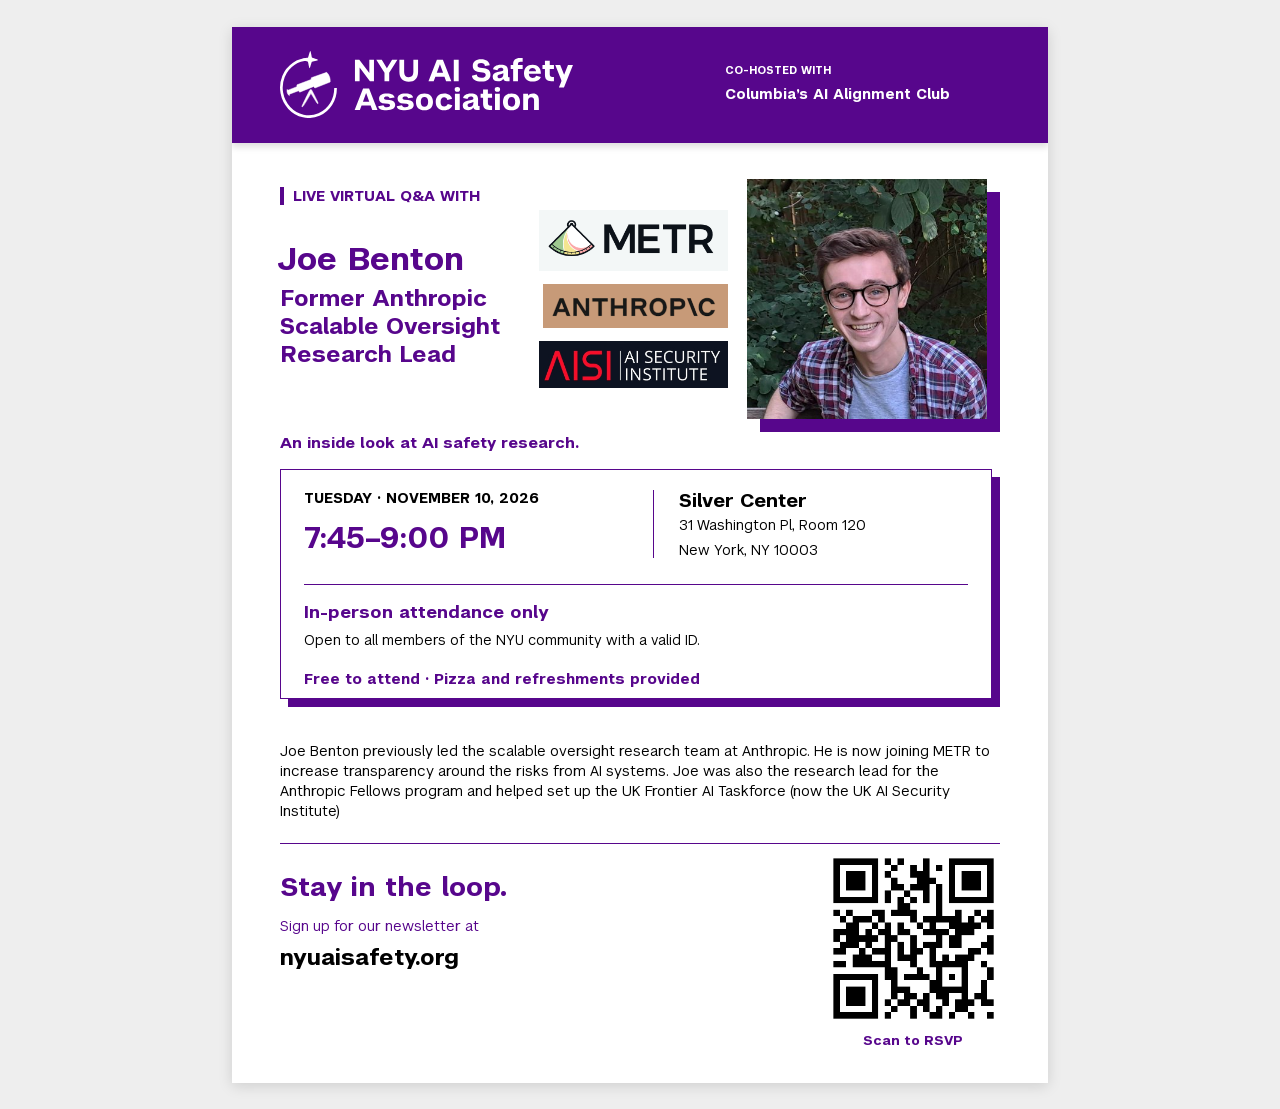
<file: speaker-flyers/nyu-ai-safety-joe-benton-flyer.html>
<!doctype html>
<html lang="en">
  <head>
    <meta charset="utf-8" />
    <meta name="viewport" content="width=device-width, initial-scale=1" />
    <title>Live Q&amp;A with Joe Benton | NYU AI Safety Association</title>
    <style>
      @font-face {
        font-family: Perstare;
        src: url("[data-uri]");
        font-weight: 400;
      }
      @font-face {
        font-family: Perstare;
        src: url("[data-uri]");
        font-weight: 700;
      }
      @page {
        size: letter;
        margin: 0;
      }
      * {
        box-sizing: border-box;
      }
      body {
        margin: 0;
        background: #eee;
        font-family: Perstare, Arial, sans-serif;
        color: #000;
      }
      a {
        color: inherit;
        text-decoration: none;
      }
      .sheet {
        position: relative;
        width: 612pt;
        height: 792pt;
        margin: 20pt auto;
        background: #fff;
        overflow: hidden;
        box-shadow: 0 2pt 10pt #0002;
      }
      .purple {
        color: #57068c;
      }
      .masthead {
        position: absolute;
        inset: 0 0 auto;
        height: 87pt;
        background: #57068c;
        color: #fff;
        box-shadow: 0 3pt 5pt #0002;
      }
      .logo {
        position: absolute;
        left: 36pt;
        top: 18.62pt;
        width: 220pt;
        height: 49.76pt;
      }
      .cohost {
        position: absolute;
        left: 370pt;
        top: 27pt;
        width: 206pt;
        font-weight: 700;
      }
      .cohost small {
        display: block;
        font-size: 8pt;
        margin-bottom: 5pt;
      }
      .cohost a {
        font-size: 10.5pt;
      }
      .eyebrow {
        position: absolute;
        left: 36pt;
        top: 120pt;
        padding-left: 7pt;
        border-left: 3pt solid #57068c;
        color: #57068c;
        font-size: 11pt;
        font-weight: 700;
        line-height: 14pt;
      }
      .portrait-shadow {
        position: absolute;
        left: 396pt;
        top: 124pt;
        width: 180pt;
        height: 180pt;
        background: #57068c;
      }
      .portrait {
        position: absolute;
        left: 386pt;
        top: 114pt;
        width: 180pt;
        height: 180pt;
        object-fit: cover;
      }
      h1 {
        position: absolute;
        left: 36pt;
        top: 160pt;
        width: 210pt;
        margin: 0;
        color: #57068c;
        font-size: 17pt;
        line-height: 21pt;
        font-weight: 700;
      }
      h1 span {
        display: block;
        margin: 0 0 6pt -2pt;
        font-size: 24pt;
        line-height: 28pt;
      }
      .subtitle {
        position: absolute;
        left: 36pt;
        top: 305pt;
        margin: 0;
        font-size: 11.5pt;
        font-weight: 700;
      }
      .details {
        position: absolute;
        left: 36pt;
        top: 332pt;
        width: 534pt;
        height: 172pt;
        padding: 14pt 17pt;
        border: 1.2pt solid #57068c;
        background: #fff;
        box-shadow: 6pt 6pt #57068c;
      }
      .date {
        font-size: 10.5pt;
        font-weight: 700;
      }
      .time {
        margin-top: 9pt;
        font-size: 22pt;
        font-weight: 700;
      }
      .venue {
        position: absolute;
        left: 279pt;
        top: 15pt;
        width: 230pt;
        height: 51pt;
        padding-left: 19pt;
        border-left: 0.5pt solid #57068c;
        font-size: 10.5pt;
        line-height: 19pt;
      }
      .venue strong {
        display: block;
        font-size: 14pt;
        line-height: 17pt;
      }
      .details hr {
        margin: 20pt 0 12pt;
        border: 0;
        border-top: 0.4pt solid #57068c;
      }
      .attendance {
        margin: 0 0 6pt;
        font-size: 13pt;
        font-weight: 700;
      }
      .id-note {
        margin: 0;
        font-size: 10.5pt;
      }
      .free {
        margin: 15pt 0 0;
        font-size: 11pt;
        font-weight: 700;
      }
      .about {
        position: absolute;
        left: 36pt;
        top: 536pt;
        width: 540pt;
      }
      .about h2 {
        margin: 0 0 10pt;
        padding-left: 7pt;
        border-left: 3pt solid #57068c;
        font-size: 9pt;
        line-height: 12pt;
      }
      .about p {
        margin: 0;
        font-size: 11pt;
        line-height: 15pt;
      }
      .footer {
        position: absolute;
        left: 36pt;
        right: 36pt;
        top: 612pt;
        border-top: 0.8pt solid #57068c;
      }
      .footer h2 {
        margin: 20pt 0 9pt;
        font-size: 20pt;
      }
      .footer p {
        margin: 0 0 6pt;
        font-size: 11pt;
      }
      .footer .site {
        font-size: 17pt;
        font-weight: 700;
      }
      .rsvp {
        position: absolute;
        right: 0;
        top: 6pt;
        width: 130pt;
        text-align: center;
        color: #57068c;
        font-size: 10pt;
        font-weight: 700;
      }
      .rsvp img {
        display: block;
        width: 130pt;
        height: 130pt;
        margin-bottom: 5pt;
      }
      .affiliations {
        position: absolute;
        right: 240pt;
        top: 114pt;
        height: 180pt;
        display: flex;
        flex-direction: column;
        justify-content: center;
        gap: 10pt;
        align-items: flex-end;
      }
      .affiliations img {
        display: block;
        width: auto;
      }
      .affiliations .metr { height: 46pt; }
      .affiliations .anthropic { height: 32.5pt; }
      .affiliations .aisi { height: 35pt; }
      @media print {
        body {
          background: #fff;
          print-color-adjust: exact;
          -webkit-print-color-adjust: exact;
        }
        .sheet {
          margin: 0;
          box-shadow: none;
        }
      }
    </style>
  </head>
  <body>
    <main class="sheet">
      <header class="masthead">
        <img
          class="logo"
          src="[data-uri]"
          alt="NYU AI Safety Association"
        />
        <div class="cohost">
          <small>CO-HOSTED WITH</small
          ><a href="https://www.cualignment.org/"
            >Columbia’s AI Alignment Club</a
          >
        </div>
      </header>

      <div class="eyebrow">LIVE VIRTUAL Q&amp;A WITH</div>
      <div class="portrait-shadow"></div>
      <img
        class="portrait"
        src="[data-uri]"
        alt="Joe Benton"
      />
      <div class="affiliations" aria-label="Affiliations">
        <img class="metr" src="[data-uri]" alt="METR" />
        <img class="anthropic" src="[data-uri]" alt="Anthropic" />
        <img class="aisi" src="[data-uri]" alt="UK AI Security Institute" />
      </div>
      <h1>
        <span>Joe Benton</span>Former Anthropic Scalable Oversight Research Lead
      </h1>
      <p class="subtitle purple">An inside look at AI safety research.</p>

      <section class="details" aria-label="Event details">
        <div class="date">TUESDAY · NOVEMBER 10, 2026</div>
        <div class="time purple">7:45–9:00 PM</div>
        <div class="venue">
          <strong>Silver Center</strong>31 Washington Pl, Room 120<br />New
          York, NY 10003
        </div>
        <hr />
        <p class="attendance purple">In-person attendance only</p>
        <p class="id-note">
          Open to all members of the NYU community with a valid ID.
        </p>
        <p class="free purple">
          Free to attend · Pizza and refreshments provided
        </p>
      </section>

      <section class="about" aria-label="About Joe">
        <p>
          Joe Benton previously led the scalable oversight research team at
          Anthropic. He is now joining METR to increase transparency around the
          risks from AI systems. Joe was also the research lead for the
          Anthropic Fellows program and helped set up the UK Frontier AI
          Taskforce (now the UK AI Security Institute)
        </p>
      </section>

      <footer class="footer">
        <h2 class="purple">Stay in the loop.</h2>
        <p class="purple">Sign up for our newsletter at</p>
        <a class="site" href="https://nyuaisafety.org">nyuaisafety.org</a>
        <a
          class="rsvp"
          href="https://luma.com/lduthqmp"
          aria-label="RSVP for the Joe Benton event"
        >
          <img
            src="[data-uri]"
            alt=""
          />Scan to RSVP
        </a>
      </footer>
    </main>
  </body>
</html>
</file>
